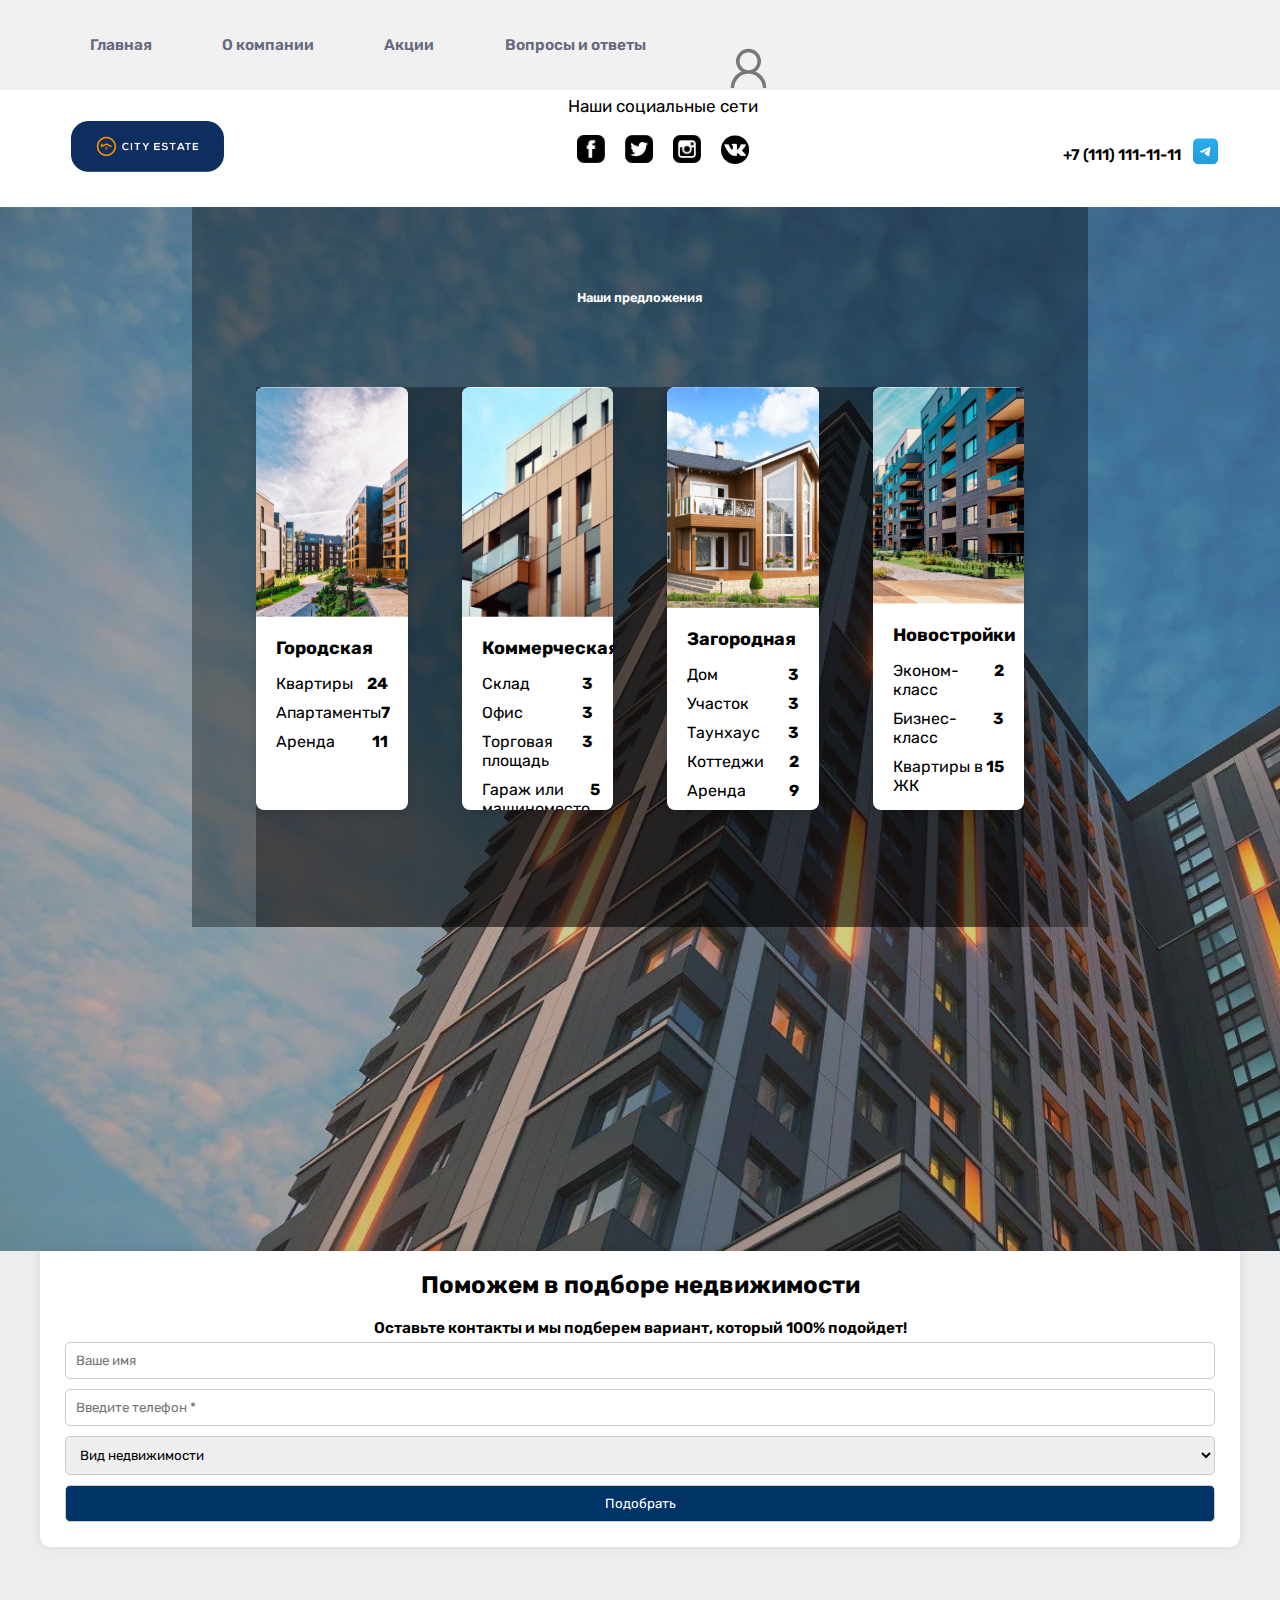
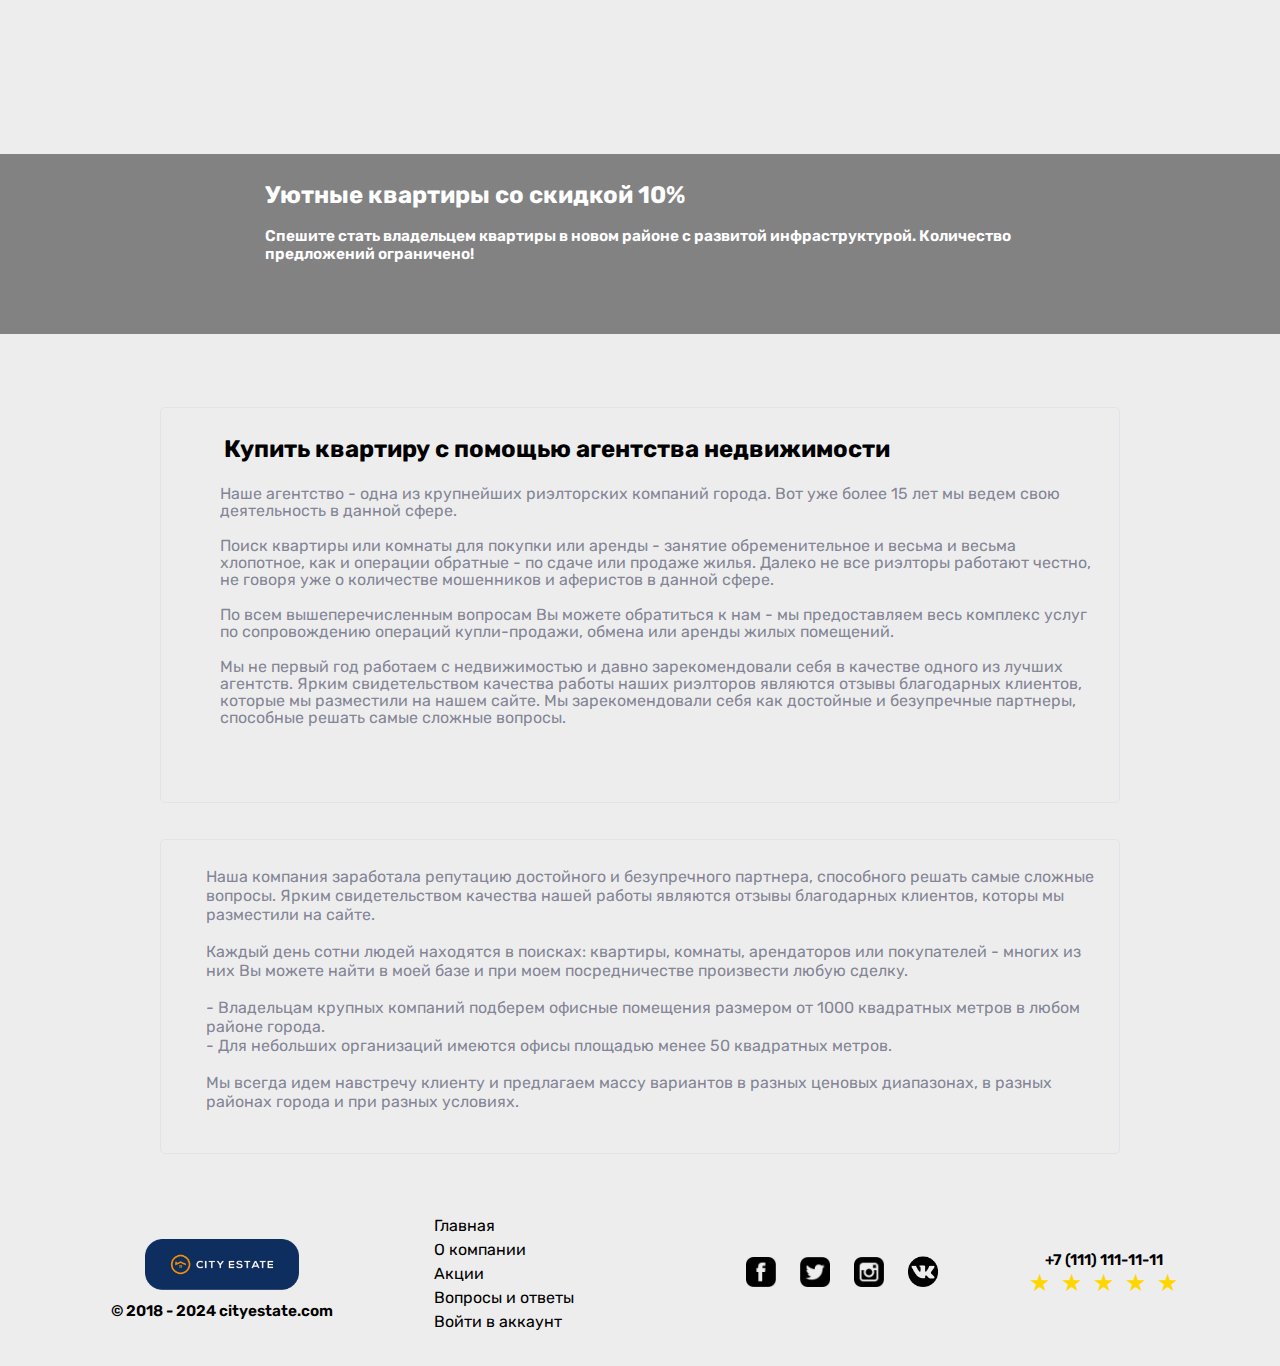
<file: index.html>
<!DOCTYPE html>
<html lang="en">
<head>
    <meta charset="UTF-8">
    <meta name="viewport" content="width=device-width, initial-scale=1.0">
    <title>City Estate</title>
    <link rel="stylesheet" href="style.css">
</head>
<body>
        <div class="header-center">
            <header>
             <div class="header-con">
                <div class="header1">
                    <a class="text-header1" href="/index.html">Главная</a>
                    <a class="text-header1" href="/o_kompanii.html">О компании</a>
                    <a class="text-header1" href="/akcii.html">Акции</a>
                    <a class="text-header1" href="/voprosi.html">Вопросы и ответы</a>
                    <div class="container">
                        <img src="/reg_png.png" alt="Click to login" class="clickable-image" id="loginImage">
                    </div>
                    <div id="loginModal" class="modal">
                        <div class="modal-content">
                            <span class="close">&times;</span>
                            <form action="#">
                                <h2>Вход в аккаунт</h2>
                                <p>Рады будем увидеть вас снова</p>
                                <label for="email">Email</label>
                                <input type="email" id="email" name="email" placeholder="Напишите свой email" required>
                                <label for="password">Пароль</label>
                                <input type="password" id="password" name="password" placeholder="Напишите свой пароль" required>
                                <button type="submit">Войти в аккаунт</button>
                                <p><a href="#">Новый пользователь?</a> | <a href="#">Создайте аккаунт</a></p>
                                <p><a href="#">Забыли пароль?</a></p>
                            </form>
                        </div>
                    </div>
                </div>
                 <div class="header2-con">
                <div class="header2">
                    <div class="logo">
                        <img class="img-logo" src="/logo.png" alt="">
                    </div>
                    <div class="social-con">
                        <div class="social">
                            <p class="text-social">Наши социальные сети</p>
                            <div class="social-icons1">
                                <a href="https://www.facebook.com/?locale=ru_RU"><img src="facebook.png" alt="Facebook"></a>
                                <a href="https://twitter.com/?lang=ru"><img src="tweet.png" alt="Twitter"></a>
                                <a href="https://www.instagram.com/"><img src="inst.png" alt="Instagram"></a>
                                <a href="https://vk.com/grxvvv"><img src="vk.png" alt="VK"></a>
                            </div>
                        </div>
                    </div>
                    <div class="number">
                        <p class="cifri">+7 (111) 111-11-11 <img class="tg" src="/fgs16_telegram-cl-bg 1.png" alt=""></p>
                    </div>
                </div>
            </div>
            </div>
        </div>
        </header>
        <section class="section1">
        
           
        <div class="con-offers">
            <div class="offers">
                <p class="text-offers">Наши предложения</p>
            </div>
        </div> 
        <div class="centre-back">
            <div class="cards-con">
            <div class="cards">
            <div class="card">
                <img src="/20.png.png" alt="Городская">
                <div class="content">
                    <h3>Городская</h3>
                    <ul>
                        <li>Квартиры <span>24</span></li>
                        <li>Апартаменты <span>7</span></li>
                        <li>Аренда <span>11</span></li>
                    </ul>
                </div>
            </div>
            <div class="card">
                <img src="/Container.png" alt="Коммерческая">
                <div class="content">
                    <h3>Коммерческая</h3>
                    <ul>
                        <li>Склад <span>3</span></li>
                        <li>Офис <span>3</span></li>
                        <li>Торговая площадь <span>3</span></li>
                        <li>Гараж или машиноместо <span>5</span></li>
                        <li>Аренда <span>8</span></li>
                    </ul>
                </div>
            </div>
            <div class="card">
                <img src="/zagorod.png" alt="Загородная">
                <div class="content">
                    <h3>Загородная</h3>
                    <ul>
                        <li>Дом <span>3</span></li>
                        <li>Участок <span>3</span></li>
                        <li>Таунхаус <span>3</span></li>
                        <li>Коттеджи <span>2</span></li>
                        <li>Аренда <span>9</span></li>
                    </ul>
                </div>
            </div>
            <div class="card">
                <img src="/Link.png" alt="Новостройки">
                <div class="content">
                    <h3>Новостройки</h3>
                    <ul>
                        <li>Эконом-класс <span>2</span></li>
                        <li>Бизнес-класс <span>3</span></li>
                        <li>Квартиры в ЖК <span>15</span></li>
                    </ul>
                </div>
            </div>
        </div>
        </div>
    </section>
    <section class="section2">
        <div class="block-to-center">
            <div class="form-container">
            <h2>Поможем в подборе недвижимости</h2>
            <p>Оставьте контакты и мы подберем вариант, который 100% подойдет!</p>
            <form id="contactForm">
                <input type="text" name="name" placeholder="Ваше имя" required>
                <input type="tel" name="phone" placeholder="Введите телефон *" required>
                <select name="propertyType" required>
                    <option value="">Вид недвижимости</option>
                    <option value="apartment">Квартира</option>
                    <option value="house">Дом</option>
                    <option value="office">Офис</option>
                </select>
                <button type="submit">Подобрать</button>
            </form>
            <div class="thank-you-message" id="thankYouMessage">Спасибо за обращение!</div>
        </div>
        </div>
        <div class="akcii">
            <div class="text-con">
            <h2 class="text-ak">Уютные квартиры со скидкой 10%</h2>
            <p class="text-ak">Спешите стать владельцем квартиры в новом районе с развитой инфраструктурой. Количество предложений ограничено!</p>
            </div>
        </div>
    </section>
    <section class="section3">
        <div class="con-c">
            <div class="text-conten">
            <div class="text">
                <h2 class="h2-s3">Купить квартиру с помощью агентства недвижимости</h2>
                <p class="text-s3">Наше агентство - одна из крупнейших риэлторских компаний города. Вот уже более 15 лет мы ведем свою деятельность в данной сфере.</p>
                <p class="text-s3">Поиск квартиры или комнаты для покупки или аренды - занятие обременительное и весьма и весьма хлопотное, как и операции обратные - по сдаче или продаже жилья. Далеко не все риэлторы работают честно, не говоря уже о количестве мошенников и аферистов в данной сфере.</p>
                <p class="text-s3">По всем вышеперечисленным вопросам Вы можете обратиться к нам - мы предоставляем весь комплекс услуг по сопровождению операций купли-продажи, обмена или аренды жилых помещений.</p>
                <p class="text-s3">Мы не первый год работаем с недвижимостью и давно зарекомендовали себя в качестве одного из лучших агентств. Ярким свидетельством качества работы наших риэлторов являются отзывы благодарных клиентов, которые мы разместили на нашем сайте. Мы зарекомендовали себя как достойные и безупречные партнеры, способные решать самые сложные вопросы.</p>
            </div>
        </div>
        </div>
        <div class="con-c1">
               <div class="text-conten2">
            <div class="text2">
                <p class="text-s32">Наша компания заработала репутацию достойного и безупречного партнера, способного решать самые сложные вопросы. Ярким свидетельством качества нашей работы являются отзывы благодарных клиентов, которы мы разместили на сайте.</p>
                <p class="text-s32">Каждый день сотни людей находятся в поисках: квартиры, комнаты, арендаторов или покупателей - многих из них Вы можете найти в моей базе и при моем посредничестве произвести любую сделку.</p>
                <p class="text-s32">- Владельцам крупных компаний подберем офисные помещения размером от 1000 квадратных метров в любом районе города. <br> - Для небольших организаций имеются офисы площадью менее 50 квадратных метров.</p>
                <p class="text-s32">Мы всегда идем навстречу клиенту и предлагаем массу вариантов в разных ценовых диапазонах, в разных районах города и при разных условиях.</p>

            </div>
        </div>
    </div>
    </section>
    <footer>
        <div class="footer-container">
            <div class="footer-left">
                <div class="fl">
                      <img class="logo2" src="logo.png" alt="City Estate Logo">
                </div>
                <p class="tf">&copy; 2018 - 2024 cityestate.com</p>
            </div>
            <div class="footer-middle">
                <ul>
                    <li><a href="#">Главная</a></li>
                    <li><a href="#">О компании</a></li>
                    <li><a href="#">Акции</a></li>
                    <li><a href="#">Вопросы и ответы</a></li>
                    <li><a href="#">Войти в аккаунт</a></li>
                </ul>
            </div>
            <div class="social-icons">
                <a href="https://www.facebook.com/?locale=ru_RU"><img src="facebook.png" alt="Facebook"></a>
                <a href="https://twitter.com/?lang=ru"><img src="tweet.png" alt="Twitter"></a>
                <a href="https://www.instagram.com/"><img src="inst.png" alt="Instagram"></a>
                <a href="https://vk.com/grxvvv"><img src="vk.png" alt="VK"></a>
            </div>
            <div class="footer-right">
                <div class="contact-info">
                    <p>+7 (111) 111-11-11</p>
                    <div class="rating">
                        <span class="star" data-value="1">&#9733;</span>
                        <span class="star" data-value="2">&#9733;</span>
                        <span class="star" data-value="3">&#9733;</span>
                        <span class="star" data-value="4">&#9733;</span>
                        <span class="star" data-value="5">&#9733;</span>
                        <p id="thank-you-message" style="display: none;">Спасибо за отзыв!</p>
                    </div>
                </div>
            </div>
        </div>
    </footer>

    <script src="js.js"></script>
</body>
</html>
</file>
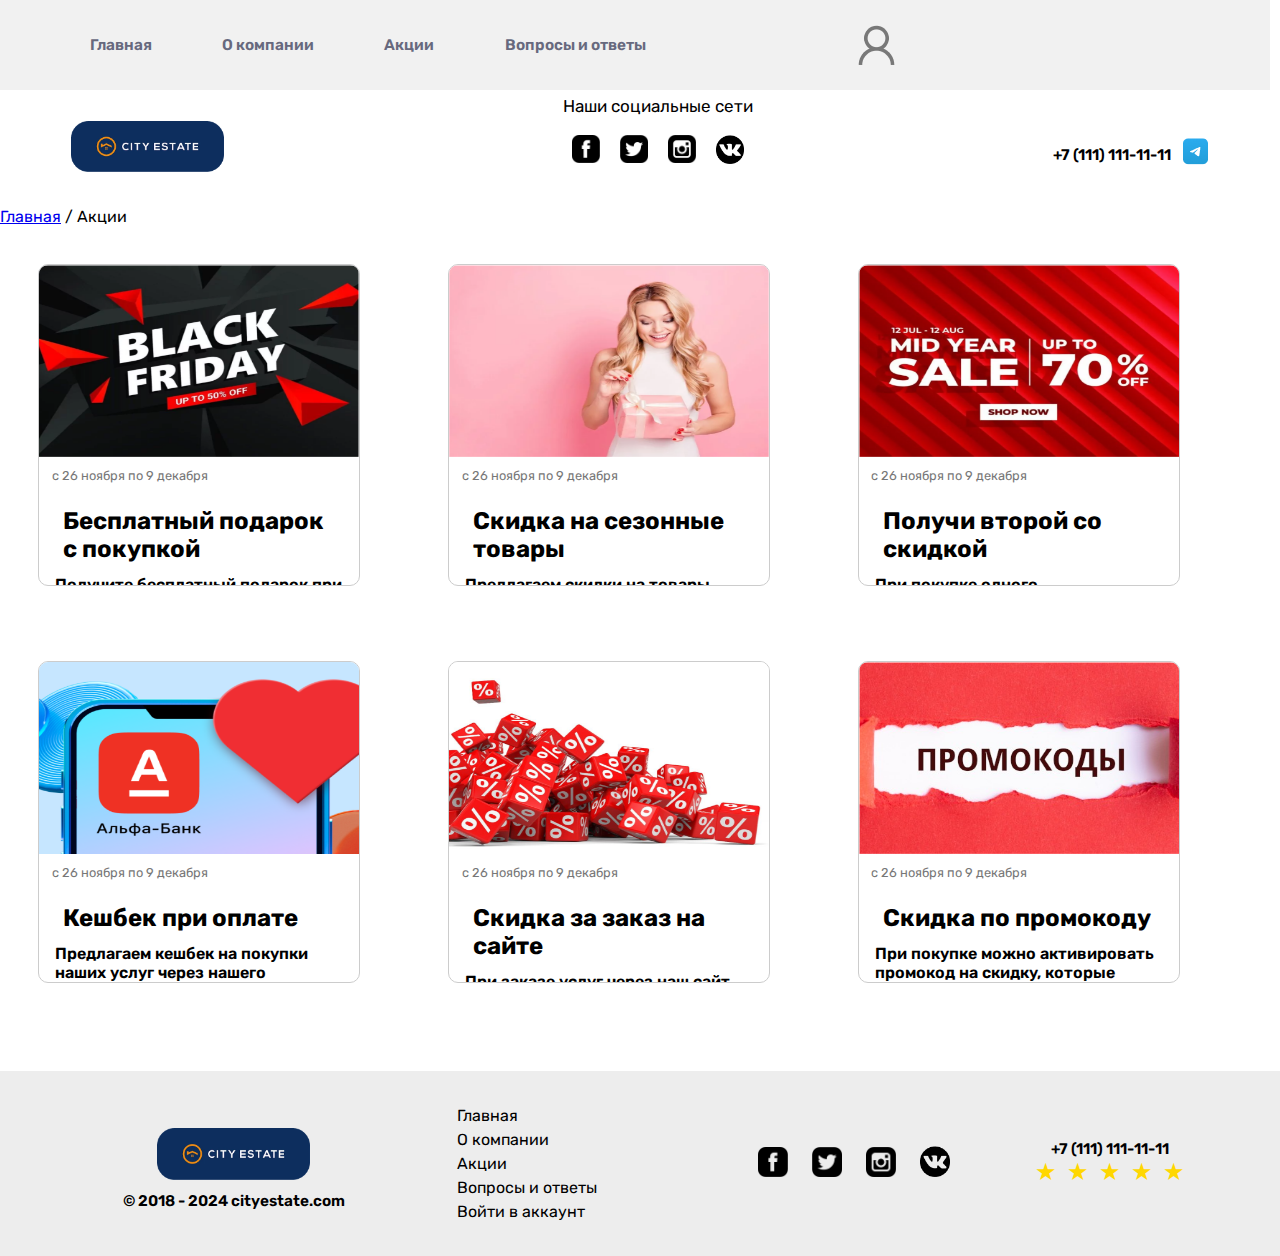
<file: akcii.html>
<!DOCTYPE html>
<html lang="en">
<head>
    <meta charset="UTF-8">
    <meta http-equiv="X-UA-Compatible" content="IE=edge">
    <meta name="viewport" content="width=device-width, initial-scale=1.0">
    <title>Document</title>
    <link rel="stylesheet" href="akcii.css">
</head>
<body>
    <div class="header-center">
        <header>
         <div class="header-con">
            <div class="header1">
                <a class="text-header1" href="/index.html">Главная</a>
                <a class="text-header1" href="/o_kompanii.html">О компании</a>
                <a class="text-header1" href="/akcii.html">Акции</a>
                <a class="text-header1" href="/voprosi.html">Вопросы и ответы</a>
                <img class="img-reg" src="/reg_png.png" alt="">
            </div>
             <div class="header2-con">
            <div class="header2">
                <div class="logo">
                    <img class="img-logo" src="/logo.png" alt="">
                </div>
                <div class="social-con">
                    <div class="social">
                        <p class="text-social">Наши социальные сети</p>
                        <div class="social-icons1">
                            <a href="https://www.facebook.com/?locale=ru_RU"><img src="facebook.png" alt="Facebook"></a>
                            <a href="https://twitter.com/?lang=ru"><img src="tweet.png" alt="Twitter"></a>
                            <a href="https://www.instagram.com/"><img src="inst.png" alt="Instagram"></a>
                            <a href="https://vk.com/grxvvv"><img src="vk.png" alt="VK"></a>
                        </div>
                    </div>
                </div>
                <div class="number">
                    <p class="cifri">+7 (111) 111-11-11 <img class="tg" src="/fgs16_telegram-cl-bg 1.png" alt=""></p>
                </div>
            </div>
        </div>
        </div>
    </div>
    <section>
        <a href="/index.html">Главная</a> / Акции
    <div class="container">
        <div class="item">
            <img src="/fgs16_action_1.jpg.png" alt="Black Friday">
            <span>с 26 ноября по 9 декабря</span>
            <h3>Бесплатный подарок с покупкой</h3>
            <p>Получите бесплатный подарок при покупке товара или при достижении определенной суммы заказа</p>
        </div>
        <div class="item">
            <img src="/fgs16_action_2.jpg.png" alt="Скидка на сезонные товары">
            <span>с 26 ноября по 9 декабря</span>
            <h3>Скидка на сезонные товары</h3>
            <p>Предлагаем скидки на товары, связанные с текущим сезоном, скидки на летние товары в летний период</p>
        </div>
        <div class="item">
            <img src="/fgs16_action_3.jpg.png" alt="Получи второй со скидкой">
            <span>с 26 ноября по 9 декабря</span>
            <h3>Получи второй со скидкой</h3>
            <p>При покупке одного определенного товара возможность приобрести второй товар со скидкой</p>
        </div>
        <div class="item">
            <img src="/snippet_1024x512 1.png" alt="Кешбек при оплате">
            <span>с 26 ноября по 9 декабря</span>
            <h3>Кешбек при оплате</h3>
            <p>Предлагаем кешбек на покупки наших услуг через нашего партнера</p>
        </div>
        <div class="item">
            <img src="/e394d60678cec1bc02e93315832b2c0d 1.png" alt="Скидка за заказ на сайте">
            <span>с 26 ноября по 9 декабря</span>
            <h3>Скидка за заказ на сайте</h3>
            <p>При заказе услуг через наш сайт вы получаете скидку</p>
        </div>
        <div class="item">
            <img src="/lalala.png" alt="Скидка по промокоду">
            <span>с 26 ноября по 9 декабря</span>
            <h3>Скидка по промокоду</h3>
            <p>При покупке можно активировать промокод на скидку, которые можно найти у наших спонсоров</p>
        </div>
    </div>
    </section>
    <footer>
        <div class="footer-container">
            <div class="footer-left">
                <div class="fl">
                      <img class="logo2" src="logo.png" alt="City Estate Logo">
                </div>
                <p class="tf">&copy; 2018 - 2024 cityestate.com</p>
            </div>
            <div class="footer-middle">
                <ul>
                    <li><a href="#">Главная</a></li>
                    <li><a href="#">О компании</a></li>
                    <li><a href="#">Акции</a></li>
                    <li><a href="#">Вопросы и ответы</a></li>
                    <li><a href="#">Войти в аккаунт</a></li>
                </ul>
            </div>
            <div class="social-icons">
                <a href="https://www.facebook.com/?locale=ru_RU"><img src="facebook.png" alt="Facebook"></a>
                <a href="https://twitter.com/?lang=ru"><img src="tweet.png" alt="Twitter"></a>
                <a href="https://www.instagram.com/"><img src="inst.png" alt="Instagram"></a>
                <a href="https://vk.com/grxvvv"><img src="vk.png" alt="VK"></a>
            </div>
            <div class="footer-right">
                <div class="contact-info">
                    <p>+7 (111) 111-11-11</p>
                    <div class="rating">
                        <div class="stars">
                            <span class="star" data-value="1">&#9733;</span>
                            <span class="star" data-value="2">&#9733;</span>
                            <span class="star" data-value="3">&#9733;</span>
                            <span class="star" data-value="4">&#9733;</span>
                            <span class="star" data-value="5">&#9733;</span>
                        </div>
                        <p id="thank-you-message">Спасибо за отзыв!</p>
                    </div>
                
                </div>
            </div>
        </div>
    </footer>
    <script src="/js1.js"></script>
</body>
</html>
</file>
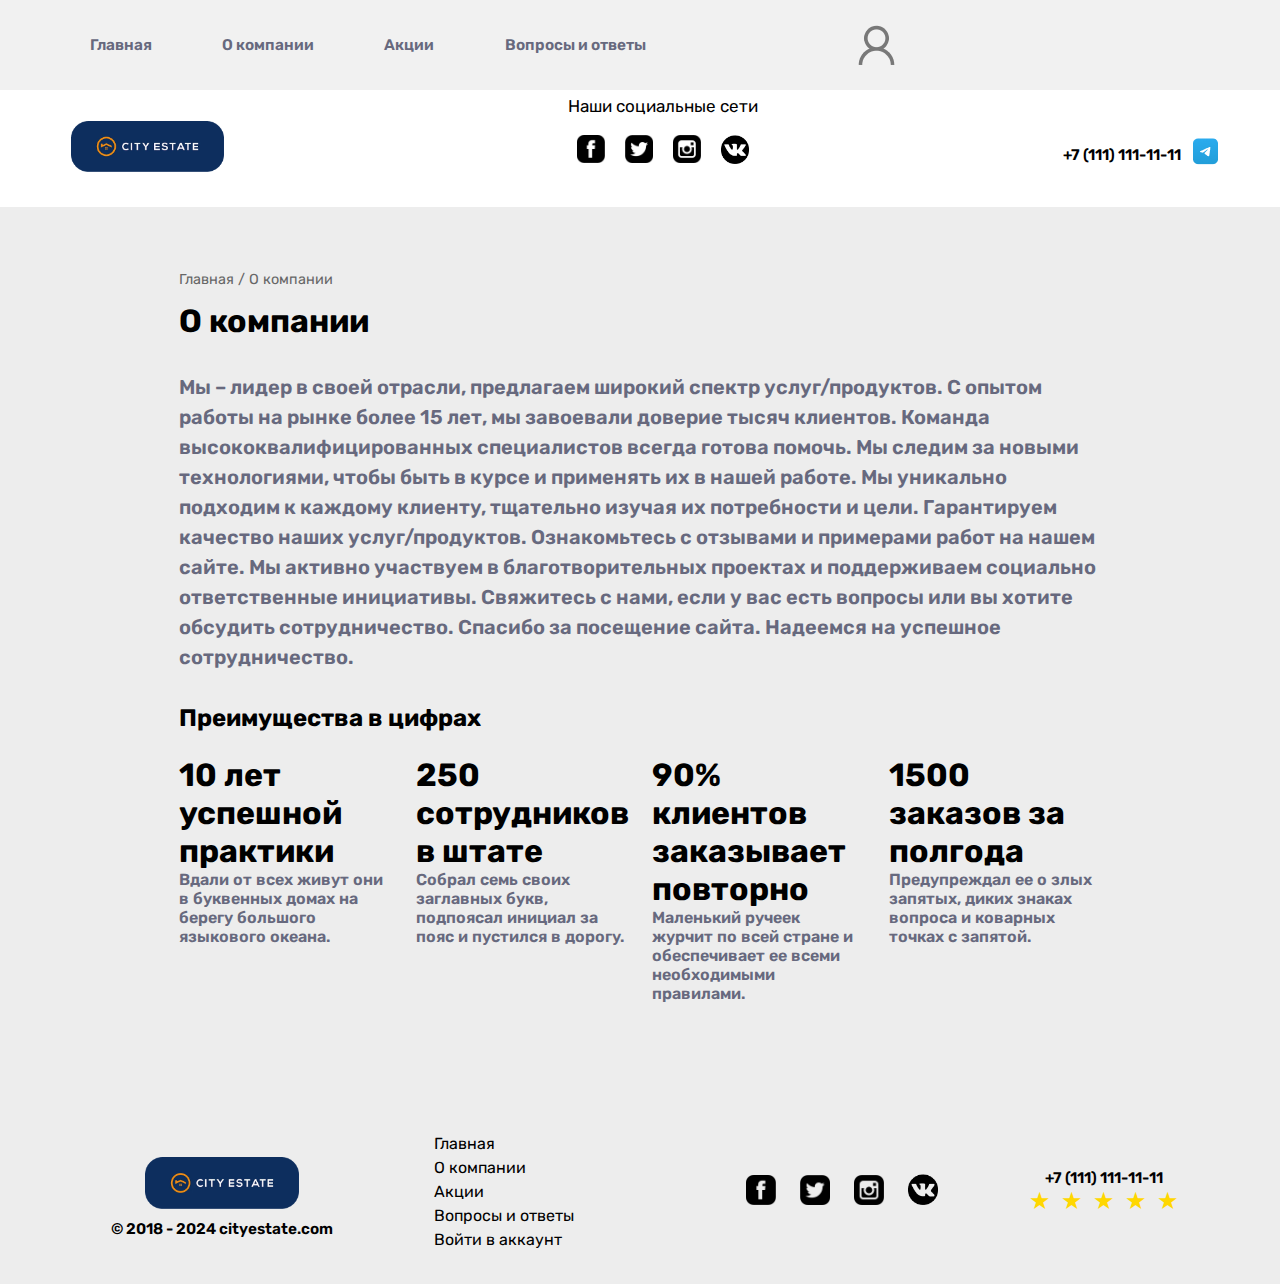
<file: o_kompanii.html>
<!DOCTYPE html>
<html lang="en">
<head>
    <meta charset="UTF-8">
    <meta http-equiv="X-UA-Compatible" content="IE=edge">
    <meta name="viewport" content="width=device-width, initial-scale=1.0">
    <title>Document</title>
    <link rel="stylesheet" href="style1.css">
</head>
<body>
    <header>
        <div class="header-con">
           <div class="header1">
               <a class="text-header1" href="/index.html">Главная</a>
               <a class="text-header1" href="/o_kompanii.html">О компании</a>
               <a class="text-header1" href="">Акции</a>
               <a class="text-header1" href="">Вопросы и ответы</a>
               <img class="img-reg" src="/reg_png.png" alt="">
           </div>
            <div class="header2-con">
           <div class="header2">
               <div class="logo">
                   <img class="img-logo" src="/logo.png" alt="">
               </div>
               <div class="social-con">
                   <div class="social">
                       <p class="text-social">Наши социальные сети</p>
                       <div class="social-icons1">
                           <a href="https://www.facebook.com/?locale=ru_RU"><img src="facebook.png" alt="Facebook"></a>
                           <a href="https://twitter.com/?lang=ru"><img src="tweet.png" alt="Twitter"></a>
                           <a href="https://www.instagram.com/"><img src="inst.png" alt="Instagram"></a>
                           <a href="https://vk.com/grxvvv"><img src="vk.png" alt="VK"></a>
                       </div>
                   </div>
               </div>
               <div class="number">
                   <p class="cifri">+7 (111) 111-11-11 <img class="tg" src="/fgs16_telegram-cl-bg 1.png" alt=""></p>
               </div>
           </div>
       </div>
       </div>
   </div>
   </header>
    <section class="main-section">
        <div class="breadcrumbs">
            <a href="/index.html">Главная</a> / О компании
        </div>
        <div class="section-title">О компании</div>
        <div class="content">
           <p class="t-okomp">Мы – лидер в своей отрасли, предлагаем широкий спектр услуг/продуктов. С опытом работы на рынке более 15 лет, мы завоевали доверие тысяч клиентов. Команда высококвалифицированных специалистов всегда готова помочь. Мы следим за новыми технологиями, чтобы быть в курсе и применять их в нашей работе. Мы уникально подходим к каждому клиенту, тщательно изучая их потребности и цели. Гарантируем качество наших услуг/продуктов. Ознакомьтесь с отзывами и примерами работ на нашем сайте. Мы активно участвуем в благотворительных проектах и поддерживаем социально ответственные инициативы. Свяжитесь с нами, если у вас есть вопросы или вы хотите обсудить сотрудничество. Спасибо за посещение сайта. Надеемся на успешное сотрудничество.</p>
        </div>
        <div class="advantages-title">Преимущества в цифрах</div>
        <div class="advantages">
            <div class="advantage">
                <h3>10 лет</h3>
                <h1>успешной практики</h1>
                <p class="text-2">Вдали от всех живут они в буквенных домах на берегу большого языкового океана.</p>
            </div>
            <div class="advantage">
                <h3>250</h3>
                <h1>сотрудников в штате</h1>
                <p class="text-2">Cобрал семь своих заглавных букв, подпоясал инициал за пояс и пустился в дорогу.</p>
            </div>
            <div class="advantage">
                <h3>90%</h3>
                <h1>клиентов заказывает повторно</h1>
                <p class="text-2">Маленький ручеек журчит по всей стране и обеспечивает ее всеми необходимыми правилами.</p>
            </div>
            <div class="advantage">
                <h3>1500</h3>
                <h1>заказов за полгода</h1>
                <p class="text-2">Предупреждал ее о злых запятых, диких знаках вопроса и коварных точках с запятой.</p>
            </div>
        </div>
    </section>
    <footer>
        <div class="footer-container">
            <div class="footer-left">
                <div class="fl">
                      <img class="logo2" src="logo.png" alt="City Estate Logo">
                </div>
                <p class="tf">&copy; 2018 - 2024 cityestate.com</p>
            </div>
            <div class="footer-middle">
                <ul>
                    <li><a href="#">Главная</a></li>
                    <li><a href="#">О компании</a></li>
                    <li><a href="#">Акции</a></li>
                    <li><a href="#">Вопросы и ответы</a></li>
                    <li><a href="#">Войти в аккаунт</a></li>
                </ul>
            </div>
            <div class="social-icons">
                <a href="https://www.facebook.com/?locale=ru_RU"><img src="facebook.png" alt="Facebook"></a>
                <a href="https://twitter.com/?lang=ru"><img src="tweet.png" alt="Twitter"></a>
                <a href="https://www.instagram.com/"><img src="inst.png" alt="Instagram"></a>
                <a href="https://vk.com/grxvvv"><img src="vk.png" alt="VK"></a>
            </div>
            <div class="footer-right">
                <div class="contact-info">
                    <p>+7 (111) 111-11-11</p>
                    <div class="rating">
                        <div class="stars">
                            <span class="star" data-value="1">&#9733;</span>
                            <span class="star" data-value="2">&#9733;</span>
                            <span class="star" data-value="3">&#9733;</span>
                            <span class="star" data-value="4">&#9733;</span>
                            <span class="star" data-value="5">&#9733;</span>
                        </div>
                        <p id="thank-you-message">Спасибо за отзыв!</p>
                    </div>
                
                </div>
            </div>
        </div>
    </footer>
    <script src="js1.js"></script>
</body>
</html>
</file>
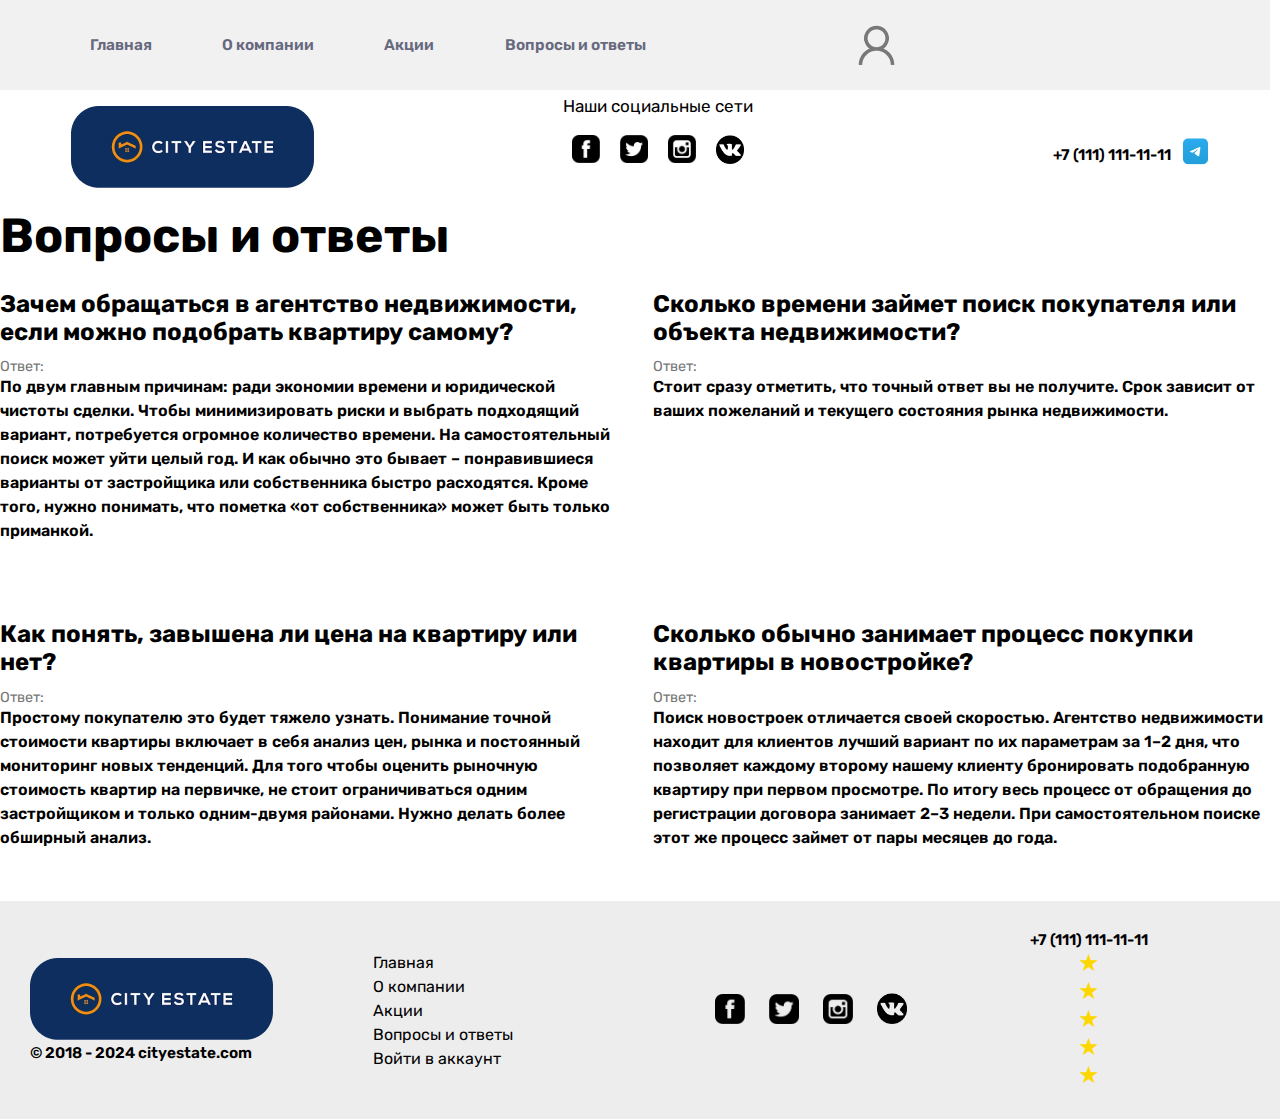
<file: voprosi.html>
<!DOCTYPE html>
<html lang="en">
<head>
    <meta charset="UTF-8">
    <meta http-equiv="X-UA-Compatible" content="IE=edge">
    <meta name="viewport" content="width=device-width, initial-scale=1.0">
    <title>Document</title>
    <link rel="stylesheet" href="voprosi.css">
</head>
<body>
    <div class="header-center">
        <header>
         <div class="header-con">
            <div class="header1">
                <a class="text-header1" href="/index.html">Главная</a>
                <a class="text-header1" href="/o_kompanii.html">О компании</a>
                <a class="text-header1" href="/akcii.html">Акции</a>
                <a class="text-header1" href="/voprosi.html">Вопросы и ответы</a>
                <img class="img-reg" src="/reg_png.png" alt="">
            </div>
             <div class="header2-con">
            <div class="header2">
                <div class="logo">
                    <img class="img-logo" src="/logo.png" alt="">
                </div>
                <div class="social-con">
                    <div class="social">
                        <p class="text-social">Наши социальные сети</p>
                        <div class="social-icons1">
                            <a href="https://www.facebook.com/?locale=ru_RU"><img src="facebook.png" alt="Facebook"></a>
                            <a href="https://twitter.com/?lang=ru"><img src="tweet.png" alt="Twitter"></a>
                            <a href="https://www.instagram.com/"><img src="inst.png" alt="Instagram"></a>
                            <a href="https://vk.com/grxvvv"><img src="vk.png" alt="VK"></a>
                        </div>
                    </div>
                </div>
                <div class="number">
                    <p class="cifri">+7 (111) 111-11-11 <img class="tg" src="/fgs16_telegram-cl-bg 1.png" alt=""></p>
                </div>
            </div>
        </div>
        </div>
    </div>
    <section>
        <h1>Вопросы и ответы</h1>
    <div class="qa-section">
        <div class="qa-item">
            <h2>Зачем обращаться в агентство недвижимости, если можно подобрать квартиру самому?</h2>
            <span>Ответ:</span>
            <p>По двум главным причинам: ради экономии времени и юридической чистоты сделки. Чтобы минимизировать риски и выбрать подходящий вариант, потребуется огромное количество времени. На самостоятельный поиск может уйти целый год. И как обычно это бывает – понравившиеся варианты от застройщика или собственника быстро расходятся. Кроме того, нужно понимать, что пометка «от собственника» может быть только приманкой.</p>
        </div>
        <div class="qa-item">
            <h2>Сколько времени займет поиск покупателя или объекта недвижимости?</h2>
            <span>Ответ:</span>
            <p>Стоит сразу отметить, что точный ответ вы не получите. Срок зависит от ваших пожеланий и текущего состояния рынка недвижимости.</p>
        </div>
        <div class="qa-item">
            <h2>Как понять, завышена ли цена на квартиру или нет?</h2>
            <span>Ответ:</span>
            <p>Простому покупателю это будет тяжело узнать. Понимание точной стоимости квартиры включает в себя анализ цен, рынка и постоянный мониторинг новых тенденций. Для того чтобы оценить рыночную стоимость квартир на первичке, не стоит ограничиваться одним застройщиком и только одним-двумя районами. Нужно делать более обширный анализ.</p>
        </div>
        <div class="qa-item">
            <h2>Сколько обычно занимает процесс покупки квартиры в новостройке?</h2>
            <span>Ответ:</span>
            <p>Поиск новостроек отличается своей скоростью. Агентство недвижимости находит для клиентов лучший вариант по их параметрам за 1–2 дня, что позволяет каждому второму нашему клиенту бронировать подобранную квартиру при первом просмотре. По итогу весь процесс от обращения до регистрации договора занимает 2–3 недели. При самостоятельном поиске этот же процесс займет от пары месяцев до года.</p>
        </div>
    </div>
    </section>
    <footer>
        <div class="footer-container">
            <div class="footer-left">
                <div class="fl">
                      <img class="logo2" src="logo.png" alt="City Estate Logo">
                </div>
                <p class="tf">&copy; 2018 - 2024 cityestate.com</p>
            </div>
            <div class="footer-middle">
                <ul>
                    <li><a href="#">Главная</a></li>
                    <li><a href="#">О компании</a></li>
                    <li><a href="#">Акции</a></li>
                    <li><a href="#">Вопросы и ответы</a></li>
                    <li><a href="#">Войти в аккаунт</a></li>
                </ul>
            </div>
            <div class="social-icons">
                <a href="https://www.facebook.com/?locale=ru_RU"><img src="facebook.png" alt="Facebook"></a>
                <a href="https://twitter.com/?lang=ru"><img src="tweet.png" alt="Twitter"></a>
                <a href="https://www.instagram.com/"><img src="inst.png" alt="Instagram"></a>
                <a href="https://vk.com/grxvvv"><img src="vk.png" alt="VK"></a>
            </div>
            <div class="footer-right">
                <div class="contact-info">
                    <p>+7 (111) 111-11-11</p>
                    <div class="rating">
                        <span class="star" data-value="1">&#9733;</span>
                        <span class="star" data-value="2">&#9733;</span>
                        <span class="star" data-value="3">&#9733;</span>
                        <span class="star" data-value="4">&#9733;</span>
                        <span class="star" data-value="5">&#9733;</span>
                        <p id="thank-you-message" style="display: none;">Спасибо за отзыв!</p>
                    </div>
                </div>
            </div>
        </div>
    </footer>
    <script src="js1.js"></script>
</body>
</html>
</file>
<file: style.css>
@import url('https://fonts.googleapis.com/css2?family=Rubik:ital,wght@0,300..900;1,300..900&display=swap');

* {
    margin: 0;
    padding: 0;
    font-family: "Rubik";
    box-sizing: border-box;
}

header {
    width: 100%;
    height: 23vh;
}
.header-center{
    display: flex;
    justify-content: center;
}
.section1 {
    width: 100%;
    height: 116vh;
    background-image: url(/background1.png);
    background-repeat: no-repeat;
}
.header1 {
    width: 100%;
    height: 10vh;
    background-color: #f1f1f1;
    display: flex;
    align-items: center;
    gap: 5.5vw;
    padding: 0 2%;
}

.header2 {
    width: 100%;
    height: 13vh;
    background-color: #ffffff;
    display: flex;
    align-items: center;
    justify-content: space-between;
    padding: 0 2%;
}

.text-header1 {
    text-decoration: none;
    color: #67697E;
    font-size: 1.2vw;
    font-weight: 600;
    line-height: 22px;
    word-wrap: break-word;
}

.text-header1:first-of-type {
    margin-left: 5vw;
}

.img-reg {
    position: relative;
    left: 30vh;
}

.social {
    width: 20vw;
    height: 12vh;
    display: block;
}
.social-icons1 img {
    width: 4vh;
    width: 2.2vw;
}
.social-icons1{
    gap: 2.2vh;
    display: flex;
    justify-content: center;
}
.container {
    text-align: center;
    margin-top: 50px;
}

.clickable-image {
    max-width: 100%;
    height: auto;
    cursor: pointer;
}

.modal {
    display: none;
    position: fixed;
    z-index: 1;
    left: 0;
    top: 0;
    width: 100%;
    height: 100%;
    overflow: auto;
    background-color: rgba(0, 0, 0, 0.5);
}

.modal-content {
    background-color: #fefefe;
    margin: 15% auto;
    padding: 20px;
    border: 1px solid #888;
    width: 80%;
    max-width: 400px;
    box-shadow: 0 5px 15px rgba(0, 0, 0, 0.3);
    border-radius: 10px;
}

.close {
    color: #aaa;
    float: right;
    font-size: 28px;
    font-weight: bold;
}

.close:hover,
.close:focus {
    color: black;
    text-decoration: none;
    cursor: pointer;
}

form {
    display: flex;
    flex-direction: column;
}

label {
    margin-top: 10px;
}

input[type="email"],
input[type="password"] {
    width: 100%;
    padding: 10px;
    margin: 5px 0;
    box-sizing: border-box;
}

button {
    background-color: #1c3faa;
    color: white;
    padding: 10px;
    margin-top: 10px;
    border: none;
    cursor: pointer;
    border-radius: 5px;
}

button:hover {
    background-color: #0a2e7a;
}

a {
    color: #1c3faa;
    text-decoration: none;
}

a:hover {
    text-decoration: underline;
}

.social-con {
    width: 20vw;
    height: 15vh;
    display: flex;
    justify-content: center;
    align-items: center;
}

.social-img {
    width: 4vh;
    height: 4vw;
}

p {
    text-decoration: none;
    color: black;
    font-size: 1.2vw;
    font-weight: 600;
    word-wrap: break-word;
}

.text-social {
    text-align: center;
    color: black;
    font-size: 17px;
    font-weight: 400;
    line-height: 22px;
    word-wrap: break-word;
    padding: 0vh 0vh 2vh 0vh;
}
.logo {
    width: 15vw;
    margin-left: 5vh;
}

.number {
    margin-right: 5vh;
}

.tg {
    position: relative;
    top: 0.6vh;
    left: 1vh;
}

@media (max-width: 1024px) {
    .header1, .header2 {
        flex-direction: column;
        height: auto;
        gap: 2vh;
    }

    .text-header1 {
        font-size: 1.5vw;
        margin-left: 0;
    }

    .img-reg {
        left: 0;
    }

    .social {
        flex-direction: column;
        align-items: center;
    }

    .social-img {
        width: 6vh;
        height: 6vh;
    }

    .social-media {
        width: 24vw;
        height: 6vw;
        top: 20px;
        right: 0;
    }

    .text-social {
        left: 0;
        font-size: 14px;
    }

    .logo, .number {
        margin-left: 2vh;
        margin-right: 2vh;
    }
}

@media (max-width: 768px) {
    .header1, .header2 {
        padding: 0 1%;
    }

    .text-header1 {
        font-size: 2vw;
    }

    .social-img {
        width: 8vh;
        height: 8vh;
    }

    .social-media {
        width: 30vw;
        height: 8vw;
    }

    .text-social {
        font-size: 12px;
    }

    .logo, .number {
        margin-left: 1vh;
        margin-right: 1vh;
    }
}
.con-offers {
    display: flex;
    justify-content: center;  
}

.offers {
    width: 70vw;
    height: 20vh;
    display: flex;
    background: rgba(0, 0, 0, 0.35);
    justify-content: center;
    align-items: center;  
}
.text-offers{
    font-size: .8em;
    color:white;
}
.centre-back{
    display: flex;
    justify-content: center;

}
.cards-con {
    display: flex;
    justify-content: center;
    background: rgba(0, 0, 0, 0.35);
    height: 60vh;
    width: 70vw;
}

.cards {
    width: 60vw;
    height: 60vh;
    background: rgba(0, 0, 0, 0.35);    
    display: flex;
    justify-content: center;
    gap: 6vh;
}

.card {
    /* margin-top: 4vh; */
    background-color: white;
    border-radius: 8px;
    box-shadow: 0 4px 8px rgba(0, 0, 0, 0.1);
    overflow: hidden;
    display: flex;
    flex-direction: column;
    width: 300px;
    height: 47vh;
}

.card img {
    width: 100%;
    height: 230px;
}

.content {
    padding: 20px;
}

.content h3 {
    margin-bottom: 15px;
    font-size: 18px;
}

.content ul {
    list-style: none;
}

.content ul li {
    display: flex;
    justify-content: space-between;
    margin-bottom: 10px;
    font-size: 16px;
}

.content ul li span {
    font-weight: bold;
}
.section2{
    background-color: #EDEDED;
    width: 100%;
    height: 80vh;
}
.form-container {
    background-color: #fff;
    padding: 20px;
    border-radius: 0px 0px 10px 10px;
    box-shadow: 0 0 10px rgba(0, 0, 0, 0.1);
    text-align: center;
    max-width: 1200px;
    width: 100%;
}
.form-container h2 {
    margin-bottom: 20px;
    font-size: 24px;
}
.form-container form {
    display: flex;
    justify-content: space-between;
    flex-wrap: wrap;
}
.form-container input,
.form-container select,
.form-container button {
    padding: 10px;
    margin: 5px;
    border: 1px solid #ccc;
    border-radius: 5px;
    flex: 1 1 45%;
}
.form-container button {
    background-color: #003366;
    color: white;
    cursor: pointer;
    flex: 1 1 100%;
}
.form-container button:hover {
    background-color: #002244;
}
.thank-you-message {
    display: none;
    font-size: 18px;
    color: #28a745;
    margin-top: 20px;
}
.block-to-center{
    display: flex;
    justify-content: center;
}
.akcii{
    width: 100%;
    height: 20vh;
    background-color: #828283;
    display: flex;
    justify-content: center;
    align-items: center;
    margin-top: 23vh;
}
.text-ak{
    color: white;
    padding: 1vh;
}
.text-con{
    width: 60%;
    height: 16vh;
}
.section3{
    width: 100%;
    height: 90vh;
    background-color: #EDEDED;
}
.text-conten{
    width: 75%;
    height: 44vh;
    border-radius: 5px;
    border: 1px rgba(210, 211, 224, 0.40) solid;
    margin-top: 4vh;
}
.text{
    padding: 1.5vh;
    margin-left: 4vh;
}
.text-s3{
    padding: 1vh;
    color: rgba(103, 105, 126, 0.80);
    font-size: 1em; 
    font-weight: 400; 
    line-height: 17px;
    word-wrap: break-word; 
}
.h2-s3{
    padding: 1.5%;
}
.text-conten2{
    width: 75%;
    height: 35vh;
    border-radius: 5px;
    border: 1px rgba(210, 211, 224, 0.40) solid;
    margin-top: 4vh;
}
.con-c{
    display: flex;
    justify-content: center;
}
.con-c1{
    display: flex;
    justify-content: center;
}
.text-s32{
    padding: 1vh;
    color: rgba(103, 105, 126, 0.80);
    font-size: 1em; 
    font-weight: 400; 
    line-height: 17 px; 
    word-wrap: break-word;
    margin-left: 4vh;
}
.text-s32:first-of-type{
    margin-top: 2vh;
}
footer {
    background-color: #EDEDED;
    padding: 20px;
    
}
.footer-container {
    display: flex;
    flex-wrap: wrap;
    justify-content: space-between;
    align-items: center;
}

.footer-left,
.footer-middle,
.footer-right {
    display: flex;
    flex-direction: column;
    flex: 1;
    justify-content: center;
    margin: 10px;
}
.footer-middle ul {
    list-style: none;
    padding: 0;
}

.footer-middle ul li {
    margin: 5px 0;
}

.footer-middle ul li a {
    text-decoration: none;
    color: #000;
}

.social-icons a img {
    width: 30px;
    margin: 0 10px;
}

.contact-info {
    text-align: center;
}

.rating {
    display: flex;
    justify-content: center;
    align-items: center;
}

.star {
    font-size: 24px;
    cursor: pointer;
    color: gold;
    margin: 0 5px;
}

.star:hover,
.star.hover {
    color: red;
}

#thank-you-message {
    margin-top: 10px;
    color: green;
    font-weight: bold;
}

@media (max-width: 768px) {
    .footer-container {
        flex-direction: column;
        align-items: flex-start;
    }

    .footer-left,
    .footer-middle,
    .footer-right {
        margin: 10px 0;
    }
}
.tf{
    display: flex;
    justify-content: center;
}
.logo2{
    justify-content: center;
    width: 12vw;
}
.img-logo{
    width: 12vw;
}
.fl{
    width: 30vw;
    display: flex;
    justify-content: center;
    padding: 1.3vh;
}
@media (max-width: 1024px) {
    header {
        width: 100vw;
        height: auto;
    }

    .header1, .header2 {
        width: 100%;
        padding: 0 5%;
    }

    .text-header1 {
        font-size: 3vw;
    }

    .social-img {
        width: 10vh;
        height: 10vh;
    }

    .section1{
        background-image: url(/background1.png);
    }
    .text-social {
        font-size: 10px;
    }

    .logo, .number {
        margin: 0.5vh;
    }

    .cards {
        flex-direction: column;
        align-items: center;
        height: auto;
        width: 35vw;
        border-radius: 8px;
    }

    .card {
        width: 75%;
        height: 23vh;
    }

    .card img {
        height: 35%;
    }

    .content {
        padding: 10px;
    }

    .content h3 {
        font-size: 12px;
    }

    .content ul li {
        font-size: 10px;
    }
    .footer-container{
        align-items:center;
        justify-content: center;
    }
    .logo2{
        width: 20vw;
    }
    .tg{
        width: 5vw;
    }
    .text-con{
        width: 100%;
    }
   .text-header1:first-of-type {
    margin-left: 0vw;
    }
    .cards-con{
        width: 100%;
        display: flex;
        flex-wrap: wrap;
        height: 106vh;
        border-radius: 8px;
    }
    .centre-back{
        display: flex;
        flex-wrap: wrap;
    }
    .text{
    margin-left: 0vh
    }
    .text-s32{
        margin-left: 0vh;
    }
    .logo{
        width: 10vh;
    }
    .img-logo{
        width: 20vw;
    }
    .social-icons1 img{
        width: 5vw;
    }
    .cifri , .text-social{
        font-size: 0.9em;
    }
    li{
        font-size: 0.9em;
    }
    footer p {
        font-size: 0.9em;
    }
    .akcii{
        margin-top: 15vh; 
        height: 16vh;
    }
    .text-s3{
        line-height: 11px;
    }
    .fl , .logo{
        width: 100%;
        display: flex;
        justify-content: center;
    }
    .offers{
        width: 100%;
        height: 10vh;
    }
    p{
        font-size: 0.6em;
    }
    .text-s3 , .text-s32{
        font-size: 0.5em;
        padding: 5px;
    }
    .h2-s3{
        font-size: 0.6em;
    }
    .text-s3 , .text-s32{
        font-size: .9em;
        line-height: 19px;
    }
    .h2-s3{
        font-size: 1.2em;
    }
    .text-header1{
        font-size: 1.2em;
    }
    .tg{
        width: 2vw;
    }
    .cards{
        width: 30vw;
    }
}
@media (max-width: 768px) {
    header {
        width: 100vw;
        height: auto;
    }

    .header1, .header2 {
        width: 100%;
        padding: 0 5%;
    }

    .text-header1 {
        font-size: 3vw;
    }

    .social-img {
        width: 10vh;
        height: 10vh;
    }

    .section1{
        background-image: url(/background1.png);
    }
    .text-social {
        font-size: 10px;
    }

    .logo, .number {
        margin: 0.5vh;
    }

    .cards {
        flex-direction: column;
        align-items: center;
        width: 50vw;
        border-radius: 8px;
    }

    .card {
        width: 25vw;
        height: 23vh;
    }

    .card img {
        height: 35%;
    }

    .content {
        padding: 10px;
    }

    .content h3 {
        font-size: 12px;
    }

    .content ul li {
        font-size: 10px;
    }
    .footer-container{
        align-items:center;
        justify-content: center;
    }
    .logo2{
        width: 20vw;
    }
    .tg{
        width: 5vw;
    }
    .text-con{
        width: 100%;
    }
   .text-header1:first-of-type {
    margin-left: 0vw;
    }
    .cards-con{
        width: 100%;
        display: flex;
        flex-wrap: wrap;
        height: 106vh;
    }
    .centre-back{
        display: flex;
        flex-wrap: wrap;
    }
    .text{
    margin-left: 0vh
    }
    .text-s32{
        margin-left: 0vh;
    }
    .logo{
        width: 10vh;
    }
    .img-logo{
        width: 20vw;
    }
    .social-icons1 img{
        width: 5vw;
    }
    .cifri , .text-social{
        font-size: 0.9em;
    }
    li{
        font-size: 0.9em;
    }
    footer p {
        font-size: 0.9em;
    }
    .akcii{
        margin-top: 15vh; 
        height: 16vh;
    }
    .text-s3{
        line-height: 18px;
    }
    .fl , .logo{
        width: 100%;
        display: flex;
        justify-content: center;
    }
    .offers{
        width: 100%;
        height: 10vh;
    }
    p{
        font-size: 0.6em;
    }

    .h2-s3{
        font-size: 1.2em;
    }
}
@media (max-width: 480px) {
    header {
        width: 100vw;
        height: auto;
    }

    .header1, .header2 {
        width: 100%;
        padding: 0 5%;
    }

    .text-header1 {
        font-size: 3vw;
    }

    .social-img {
        width: 10vh;
        height: 10vh;
    }

    .section1{
        background-image: url(/background1.png);
    }
    .text-social {
        font-size: 10px;
    }

    .logo, .number {
        margin: 0.5vh;
    }

    .cards {
        flex-direction: column;
        align-items: center;
        height: auto;
        width: 150vw;
        border-radius: 8px;
    }

    .card {
        width: 40vw;
        height: 22vh;
    }

    .card img {
        height: 35%;
    }

    .content {
        padding: 10px;
    }

    .content h3 {
        font-size: 12px;
    }

    .content ul li {
        font-size: 10px;
    }
    .footer-container{
        align-items:center;
        justify-content: center;
    }
    .logo2{
        width: 20vw;
    }
    .tg{
        width: 5vw;
    }
    .text-con{
        width: 100%;
    }
   .text-header1:first-of-type {
    margin-left: 0vw;
    }
    .cards-con{
        width: 100%;
        display: flex;
        flex-wrap: wrap;
        height: 106vh;
    }
    .centre-back{
        display: flex;
        flex-wrap: wrap;
    }
    .text{
    margin-left: 0vh
    }
    .text-s32{
        font-size: 0.6em;
        margin-left: 0vh;
        line-height: 11px;
    }
    .logo{
        width: 10vh;
    }
    .img-logo{
        width: 20vw;
    }
    .social-icons1 img{
        width: 5vw;
    }
    .cifri , .text-social{
        font-size: 0.9em;
    }
    li{
        font-size: 0.9em;
    }
    footer p {
        font-size: 0.9em;
    }
    .akcii{
        margin-top: 15vh; 
        height: 16vh;
    }
    .text-s3{
        line-height: 11px;
        font-size: 0.6em;
    }
    .fl , .logo{
        width: 100%;
        display: flex;
        justify-content: center;
    }
    .offers{
        width: 100%;
        height: 10vh;
    }
    p{
        font-size: 0.6em;
    }
    .h2-s3{
        font-size: .8em;
    }
}
</file>
<file: akcii.css>
@import url('https://fonts.googleapis.com/css2?family=Rubik:ital,wght@0,300..900;1,300..900&display=swap');
*{
    margin: 0;
    padding: 0;
    font-family: "Rubik";
}

.container {
    display: grid;
    grid-template-columns: repeat(auto-fit, minmax(24vw, 1fr));
    gap: 2vw;
    padding: 3vw; 
    height: 60vw;
}

.item {
    border: 1px solid #ccc;
    border-radius: 10px;
    overflow: hidden;
    background-color: #fff;
    height: 25vw;
    width: 25vw;
}

.item img {
    width: 100%;
    height: 15vw;
}

.item h3 {
    font-size: 1.5em;
    margin: 1em 1em 0.5em 1em;
}

.item p {
    font-size: 1em;
    margin: 0.5em 1em 1em 1em;
}

.item span {
    display: block;
    font-size: 0.8em;
    margin: 0.5em 1em;
    color: #777;
}

@media (max-width: 768px) {
    .item h3 {
        font-size: 1.2em;
    }

    .item p {
        font-size: 0.9em;
    }

    .item span {
        font-size: 0.7em;
    }
}

@media (max-width: 480px) {
    .item h3 {
        font-size: 1em;
    }

    .item p {
        font-size: 0.8em;
    }

    .item span {
        font-size: 0.6em;
    }
}
header {
    width: 100%;
    height: 23vh;
}
.header-center{
    display: flex;
    justify-content: center;
}
.section1 {
    width: 100%;
    height: 116vh;
    background-image: url(/background1.png);
    background-repeat: no-repeat;
}
.header1 {
    width: 95.2vw;
    height: 10vh;
    background-color: #f1f1f1;
    display: flex;
    align-items: center;
    gap: 5.5vw;
    padding: 0 2%;
}

.header2 {
    width: 95.2vw;
    height: 13vh;
    background-color: #ffffff;
    display: flex;
    align-items: center;
    justify-content: space-between;
    padding: 0 2%;
}

.text-header1 {
    text-decoration: none;
    color: #67697E;
    font-size: 1.2vw;
    font-weight: 600;
    line-height: 22px;
    word-wrap: break-word;
}

.text-header1:first-of-type {
    margin-left: 5vw;
}

.img-reg {
    margin-left: 10vw;
}

.social {
    width: 20vw;
    height: 12vh;
    display: block;
}
.social-icons1 img {
    width: 4vh;
    width: 2.2vw;
}
.social-icons1{
    gap: 2.2vh;
    display: flex;
    justify-content: center;
}

.social-con {
    width: 20vw;
    height: 15vh;
    display: flex;
    justify-content: center;
    align-items: center;
}

.social-img {
    width: 4vh;
    height: 4vw;
}

p {
    text-decoration: none;
    color: black;
    font-size: 1.2vw;
    font-weight: 600;
    word-wrap: break-word;
}

.text-social {
    text-align: center;
    color: black;
    font-size: 17px;
    font-weight: 400;
    line-height: 22px;
    word-wrap: break-word;
    padding: 0vh 0vh 2vh 0vh;
}
.logo {
    width: 15vw;
    margin-left: 5vh;
}

.number {
    margin-right: 5vh;
}

.tg {
    position: relative;
    top: 0.6vh;
    left: 1vh;
}
footer {
    background-color: #EDEDED;
    padding: 20px;
    
}
.footer-container {
    display: flex;
    flex-wrap: wrap;
    justify-content: space-between;
    align-items: center;
}

.footer-left,
.footer-middle,
.footer-right {
    display: flex;
    flex-direction: column;
    flex: 1;
    justify-content: center;
    margin: 10px;
}
.footer-middle ul {
    list-style: none;
    padding: 0;
}

.footer-middle ul li {
    margin: 5px 0;
}

.footer-middle ul li a {
    text-decoration: none;
    color: #000;
}

.social-icons a img {
    width: 30px;
    margin: 0 10px;
}

.contact-info {
    text-align: center;
}

.rating {
    display: flex;
    justify-content: center;
    align-items: center;
    flex-direction: column;
}

.stars {
    display: flex;
}

.star {
    font-size: 24px;
    cursor: pointer;
    color: gold;
    margin: 0 5px;
}

.star:hover,
.star.hover {
    color: red;
}

#thank-you-message {
    margin-top: 10px;
    color: green;
    font-weight: bold;
    display: none;
}

@media (max-width: 768px) {
    .footer-container {
        flex-direction: column;
        align-items: flex-start;
    }

    .footer-left,
    .footer-middle,
    .footer-right {
        margin: 10px 0;
    }
}
.tf{
    display: flex;
    justify-content: center;
}
.logo2{
    justify-content: center;
    width: 12vw;
}
.img-logo{
    width: 12vw;
}
.fl{
    width: 30vw;
    display: flex;
    justify-content: center;
    padding: 1.3vh;
}
@media (max-width: 1024px) {
    header {
        width: 100vw;
        height: auto;
    }

    .header1, .header2 {
        width: 100%;
        padding: 0 5%;
    }

    .text-header1 {
        font-size: 3vw;
    }

    .social-img {
        width: 10vh;
        height: 10vh;
    }

    .section1{
        background-image: url(/background1.png);
    }
    .text-social {
        font-size: 10px;
    }

    .logo, .number {
        margin: 0.5vh;
    }

    .cards {
        flex-direction: column;
        align-items: center;
        height: auto;
        width: 35vw;
        border-radius: 8px;
    }

    .card {
        width: 75%;
        height: 23vh;
    }

    .card img {
        height: 35%;
    }

    .content {
        padding: 10px;
    }

    .content h3 {
        font-size: 12px;
    }

    .content ul li {
        font-size: 10px;
    }
    .footer-container{
        align-items:center;
        justify-content: center;
    }
    .logo2{
        width: 20vw;
    }
    .tg{
        width: 5vw;
    }
    .text-con{
        width: 100%;
    }
   .text-header1:first-of-type {
    margin-left: 0vw;
    }
    .cards-con{
        width: 100%;
        display: flex;
        flex-wrap: wrap;
        height: 106vh;
        border-radius: 8px;
    }
    .centre-back{
        display: flex;
        flex-wrap: wrap;
    }
    .text{
    margin-left: 0vh
    }
    .text-s32{
        margin-left: 0vh;
    }
    .logo{
        width: 10vh;
    }
    .img-logo{
        width: 20vw;
    }
    .social-icons1 img{
        width: 5vw;
    }
    .cifri , .text-social{
        font-size: 0.9em;
    }
    li{
        font-size: 0.9em;
    }
    footer p {
        font-size: 0.9em;
    }
    .akcii{
        margin-top: 15vh; 
        height: 16vh;
    }
    .text-s3{
        line-height: 11px;
    }
    .fl , .logo{
        width: 100%;
        display: flex;
        justify-content: center;
    }
    .offers{
        width: 100%;
        height: 10vh;
    }
    p{
        font-size: 0.6em;
    }
    .text-s3 , .text-s32{
        font-size: 0.5em;
        padding: 5px;
    }
    .h2-s3{
        font-size: 0.6em;
    }
    .text-s3 , .text-s32{
        font-size: .9em;
        line-height: 19px;
    }
    .h2-s3{
        font-size: 1.2em;
    }
    .text-header1{
        font-size: 1.2em;
    }
    .tg{
        width: 2vw;
    }
    .cards{
        width: 30vw;
    }
}
@media (max-width: 768px) {
    header {
        width: 100vw;
        height: auto;
    }

    .header1, .header2 {
        width: 100%;
        padding: 0 5%;
    }

    .text-header1 {
        font-size: 3vw;
    }

    .social-img {
        width: 10vh;
        height: 10vh;
    }

    .section1{
        background-image: url(/background1.png);
    }
    .text-social {
        font-size: 10px;
    }

    .logo, .number {
        margin: 0.5vh;
    }

    .cards {
        flex-direction: column;
        align-items: center;
        width: 50vw;
        border-radius: 8px;
    }

    .card {
        width: 25vw;
        height: 23vh;
    }

    .card img {
        height: 35%;
    }

    .content {
        padding: 10px;
    }

    .content h3 {
        font-size: 12px;
    }

    .content ul li {
        font-size: 10px;
    }
    .footer-container{
        align-items:center;
        justify-content: center;
    }
    .logo2{
        width: 20vw;
    }
    .tg{
        width: 5vw;
    }
    .text-con{
        width: 100%;
    }
   .text-header1:first-of-type {
    margin-left: 0vw;
    }
    .cards-con{
        width: 100%;
        display: flex;
        flex-wrap: wrap;
        height: 106vh;
    }
    .centre-back{
        display: flex;
        flex-wrap: wrap;
    }
    .text{
    margin-left: 0vh
    }
    .text-s32{
        margin-left: 0vh;
    }
    .logo{
        width: 10vh;
    }
    .img-logo{
        width: 20vw;
    }
    .social-icons1 img{
        width: 5vw;
    }
    .cifri , .text-social{
        font-size: 0.9em;
    }
    li{
        font-size: 0.9em;
    }
    footer p {
        font-size: 0.9em;
    }
    .akcii{
        margin-top: 15vh; 
        height: 16vh;
    }
    .text-s3{
        line-height: 18px;
    }
    .fl , .logo{
        width: 100%;
        display: flex;
        justify-content: center;
    }
    .offers{
        width: 100%;
        height: 10vh;
    }
    p{
        font-size: 0.6em;
    }

    .h2-s3{
        font-size: 1.2em;
    }
}
@media (max-width: 480px) {
    header {
        width: 100vw;
        height: auto;
    }

    .header1, .header2 {
        width: 100%;
        padding: 0 5%;
    }

    .text-header1 {
        font-size: 3vw;
    }

    .social-img {
        width: 10vh;
        height: 10vh;
    }

    .section1{
        background-image: url(/background1.png);
    }
    .text-social {
        font-size: 10px;
    }

    .logo, .number {
        margin: 0.5vh;
    }

    .cards {
        flex-direction: column;
        align-items: center;
        height: auto;
        width: 150vw;
        border-radius: 8px;
    }

    .card {
        width: 40vw;
        height: 22vh;
    }

    .card img {
        height: 35%;
    }

    .content {
        padding: 10px;
    }

    .content h3 {
        font-size: 12px;
    }

    .content ul li {
        font-size: 10px;
    }
    .footer-container{
        align-items:center;
        justify-content: center;
    }
    .logo2{
        width: 20vw;
    }
    .tg{
        width: 5vw;
    }
    .text-con{
        width: 100%;
    }
   .text-header1:first-of-type {
    margin-left: 0vw;
    }
    .cards-con{
        width: 100%;
        display: flex;
        flex-wrap: wrap;
        height: 106vh;
    }
    .centre-back{
        display: flex;
        flex-wrap: wrap;
    }
    .text{
    margin-left: 0vh
    }
    .text-s32{
        font-size: 0.6em;
        margin-left: 0vh;
        line-height: 11px;
    }
    .logo{
        width: 10vh;
    }
    .img-logo{
        width: 20vw;
    }
    .social-icons1 img{
        width: 5vw;
    }
    .cifri , .text-social{
        font-size: 0.9em;
    }
    li{
        font-size: 0.9em;
    }
    footer p {
        font-size: 0.9em;
    }
    .akcii{
        margin-top: 15vh; 
        height: 16vh;
    }
    .text-s3{
        line-height: 11px;
        font-size: 0.6em;
    }
    .fl , .logo{
        width: 100%;
        display: flex;
        justify-content: center;
    }
    .offers{
        width: 100%;
        height: 10vh;
    }
    p{
        font-size: 0.6em;
    }
    .h2-s3{
        font-size: .8em;
    }
}
</file>
<file: style1.css>
@import url('https://fonts.googleapis.com/css2?family=Rubik:ital,wght@0,300..900;1,300..900&display=swap');
* {
    margin: 0;
    padding: 0;
    box-sizing: border-box;
    font-family: "Rubik";
}

.main-section {
    background-color:#EDEDED;
    padding: 5vw 14vw;
}

.breadcrumbs {
    font-size: 0.9em;
    color: #666;
    margin-bottom: 1em;
}

.breadcrumbs a {
    text-decoration: none;
    color: #666;
}

.section-title {
    font-size: 2em;
    margin-bottom: 1em;
    font-weight: bold;
}

.content {
    font-size: 1em;
    line-height: 1.5;
    margin-bottom: 2em;
}

.advantages-title {
    font-size: 1.5em;
    margin-bottom: 1em;
    font-weight: bold;
}

.advantages {
    display: flex;
    justify-content: space-between;
    flex-wrap: wrap;
}

.advantage {
    width: 23%;
    margin-bottom: 2em;
}

.advantage h3 {
    font-size: 2em;
}
.t-okomp{
    font-size: 1.25em;
    color:#67697E;
    word-wrap: break-word;
}
.text-2{
    color:#67697E;
    font-size: 1em;
    word-wrap: break-word;
}

header {
    width: 100%;
    height: 23vh;
}
.header-center{
    display: flex;
    justify-content: center;
}
.section1 {
    width: 100%;
    height: 116vh;
    background-image: url(/background1.png);
    background-repeat: no-repeat;
}
.header1 {
    width: 100%;
    height: 10vh;
    background-color: #f1f1f1;
    display: flex;
    align-items: center;
    gap: 5.5vw;
    padding: 0 2%;
}

.header2 {
    width: 100%;
    height: 13vh;
    background-color: #ffffff;
    display: flex;
    align-items: center;
    justify-content: space-between;
    padding: 0 2%;
}

.text-header1 {
    text-decoration: none;
    color: #67697E;
    font-size: 1.2vw;
    font-weight: 600;
    line-height: 22px;
    word-wrap: break-word;
}

.text-header1:first-of-type {
    margin-left: 5vw;
}

.img-reg {
    margin-left: 10vw;
}

.social {
    width: 20vw;
    height: 12vh;
    display: block;
}
.social-icons1 img {
    width: 4vh;
    width: 2.2vw;
}
.social-icons1{
    gap: 2.2vh;
    display: flex;
    justify-content: center;
}

.social-con {
    width: 20vw;
    height: 15vh;
    display: flex;
    justify-content: center;
    align-items: center;
}

.social-img {
    width: 4vh;
    height: 4vw;
}

p {
    text-decoration: none;
    color: black;
    font-size: 1.2vw;
    font-weight: 600;
    word-wrap: break-word;
}

.text-social {
    text-align: center;
    color: black;
    font-size: 17px;
    font-weight: 400;
    line-height: 22px;
    word-wrap: break-word;
    padding: 0vh 0vh 2vh 0vh;
}
.logo {
    width: 15vw;
    margin-left: 5vh;
}

.number {
    margin-right: 5vh;
}

.tg {
    position: relative;
    top: 0.6vh;
    left: 1vh;
}



@media (max-width: 1024px) {
    .advantage {
        width: 45%;
    }
}

@media (max-width: 768px) {
    .advantage {
        width: 90%;
    }
}
footer {
    background-color: #EDEDED;
    padding: 20px;
    
}
.footer-container {
    display: flex;
    flex-wrap: wrap;
    justify-content: space-between;
    align-items: center;
}

.footer-left,
.footer-middle,
.footer-right {
    display: flex;
    flex-direction: column;
    flex: 1;
    justify-content: center;
    margin: 10px;
}
.footer-middle ul {
    list-style: none;
    padding: 0;
}

.footer-middle ul li {
    margin: 5px 0;
}

.footer-middle ul li a {
    text-decoration: none;
    color: #000;
}

.social-icons a img {
    width: 30px;
    margin: 0 10px;
}

.contact-info {
    text-align: center;
}

.rating {
    display: flex;
    justify-content: center;
    align-items: center;
    flex-direction: column;
}

.stars {
    display: flex;
}

.star {
    font-size: 24px;
    cursor: pointer;
    color: gold;
    margin: 0 5px;
}

.star:hover,
.star.hover {
    color: red;
}

#thank-you-message {
    margin-top: 10px;
    color: green;
    font-weight: bold;
    display: none;
}

@media (max-width: 768px) {
    .footer-container {
        flex-direction: column;
        align-items: flex-start;
    }

    .footer-left,
    .footer-middle,
    .footer-right {
        margin: 10px 0;
    }
}
.tf{
    display: flex;
    justify-content: center;
}
.logo2{
    justify-content: center;
    width: 12vw;
}
.img-logo{
    width: 12vw;
}
.fl{
    width: 30vw;
    display: flex;
    justify-content: center;
    padding: 1.3vh;
}
@media (max-width: 1024px) {
    header {
        width: 100vw;
        height: auto;
    }

    .header1, .header2 {
        width: 100%;
        padding: 0 5%;
    }

    .text-header1 {
        font-size: 3vw;
    }

    .social-img {
        width: 10vh;
        height: 10vh;
    }

    .section1{
        background-image: url(/background1.png);
    }
    .text-social {
        font-size: 10px;
    }

    .logo, .number {
        margin: 0.5vh;
    }

    .cards {
        flex-direction: column;
        align-items: center;
        height: auto;
        width: 35vw;
        border-radius: 8px;
    }

    .card {
        width: 75%;
        height: 23vh;
    }

    .card img {
        height: 35%;
    }

    .content {
        padding: 10px;
    }

    .content h3 {
        font-size: 12px;
    }

    .content ul li {
        font-size: 10px;
    }
    .footer-container{
        align-items:center;
        justify-content: center;
    }
    .logo2{
        width: 20vw;
    }
    .tg{
        width: 5vw;
    }
    .text-con{
        width: 100%;
    }
   .text-header1:first-of-type {
    margin-left: 0vw;
    }
    .cards-con{
        width: 100%;
        display: flex;
        flex-wrap: wrap;
        height: 106vh;
        border-radius: 8px;
    }
    .centre-back{
        display: flex;
        flex-wrap: wrap;
    }
    .text{
    margin-left: 0vh
    }
    .text-s32{
        margin-left: 0vh;
    }
    .logo{
        width: 10vh;
    }
    .img-logo{
        width: 20vw;
    }
    .social-icons1 img{
        width: 5vw;
    }
    .cifri , .text-social{
        font-size: 0.9em;
    }
    li{
        font-size: 0.9em;
    }
    footer p {
        font-size: 0.9em;
    }
    .akcii{
        margin-top: 15vh; 
        height: 16vh;
    }
    .text-s3{
        line-height: 11px;
    }
    .fl , .logo{
        width: 100%;
        display: flex;
        justify-content: center;
    }
    .offers{
        width: 100%;
        height: 10vh;
    }
    p{
        font-size: 0.6em;
    }
    .text-s3 , .text-s32{
        font-size: 0.5em;
        padding: 5px;
    }
    .h2-s3{
        font-size: 0.6em;
    }
    .text-s3 , .text-s32{
        font-size: .9em;
        line-height: 19px;
    }
    .h2-s3{
        font-size: 1.2em;
    }
    .text-header1{
        font-size: 1.2em;
    }
    .tg{
        width: 2vw;
    }
    .cards{
        width: 30vw;
    }
}
@media (max-width: 768px) {
    header {
        width: 100vw;
        height: auto;
    }

    .header1, .header2 {
        width: 100%;
        padding: 0 5%;
    }

    .text-header1 {
        font-size: 3vw;
    }

    .social-img {
        width: 10vh;
        height: 10vh;
    }

    .section1{
        background-image: url(/background1.png);
    }
    .text-social {
        font-size: 10px;
    }

    .logo, .number {
        margin: 0.5vh;
    }

    .cards {
        flex-direction: column;
        align-items: center;
        width: 50vw;
        border-radius: 8px;
    }

    .card {
        width: 25vw;
        height: 23vh;
    }

    .card img {
        height: 35%;
    }

    .content {
        padding: 10px;
    }

    .content h3 {
        font-size: 12px;
    }

    .content ul li {
        font-size: 10px;
    }
    .footer-container{
        align-items:center;
        justify-content: center;
    }
    .logo2{
        width: 20vw;
    }
    .tg{
        width: 5vw;
    }
    .text-con{
        width: 100%;
    }
   .text-header1:first-of-type {
    margin-left: 0vw;
    }
    .cards-con{
        width: 100%;
        display: flex;
        flex-wrap: wrap;
        height: 106vh;
    }
    .centre-back{
        display: flex;
        flex-wrap: wrap;
    }
    .text{
    margin-left: 0vh
    }
    .text-s32{
        margin-left: 0vh;
    }
    .logo{
        width: 10vh;
    }
    .img-logo{
        width: 20vw;
    }
    .social-icons1 img{
        width: 5vw;
    }
    .cifri , .text-social{
        font-size: 0.9em;
    }
    li{
        font-size: 0.9em;
    }
    footer p {
        font-size: 0.9em;
    }
    .akcii{
        margin-top: 15vh; 
        height: 16vh;
    }
    .text-s3{
        line-height: 18px;
    }
    .fl , .logo{
        width: 100%;
        display: flex;
        justify-content: center;
    }
    .offers{
        width: 100%;
        height: 10vh;
    }
    p{
        font-size: 0.6em;
    }

    .h2-s3{
        font-size: 1.2em;
    }
}
@media (max-width: 480px) {
    header {
        width: 100vw;
        height: auto;
    }

    .header1, .header2 {
        width: 100%;
        padding: 0 5%;
    }

    .text-header1 {
        font-size: 3vw;
    }

    .social-img {
        width: 10vh;
        height: 10vh;
    }

    .section1{
        background-image: url(/background1.png);
    }
    .text-social {
        font-size: 10px;
    }

    .logo, .number {
        margin: 0.5vh;
    }

    .cards {
        flex-direction: column;
        align-items: center;
        height: auto;
        width: 150vw;
        border-radius: 8px;
    }

    .card {
        width: 40vw;
        height: 22vh;
    }

    .card img {
        height: 35%;
    }

    .content {
        padding: 10px;
    }

    .content h3 {
        font-size: 12px;
    }

    .content ul li {
        font-size: 10px;
    }
    .footer-container{
        align-items:center;
        justify-content: center;
    }
    .logo2{
        width: 20vw;
    }
    .tg{
        width: 5vw;
    }
    .text-con{
        width: 100%;
    }
   .text-header1:first-of-type {
    margin-left: 0vw;
    }
    .cards-con{
        width: 100%;
        display: flex;
        flex-wrap: wrap;
        height: 106vh;
    }
    .centre-back{
        display: flex;
        flex-wrap: wrap;
    }
    .text{
    margin-left: 0vh
    }
    .text-s32{
        font-size: 0.6em;
        margin-left: 0vh;
        line-height: 11px;
    }
    .logo{
        width: 10vh;
    }
    .img-logo{
        width: 20vw;
    }
    .social-icons1 img{
        width: 5vw;
    }
    .cifri , .text-social{
        font-size: 0.9em;
    }
    li{
        font-size: 0.9em;
    }
    footer p {
        font-size: 0.9em;
    }
    .akcii{
        margin-top: 15vh; 
        height: 16vh;
    }
    .text-s3{
        line-height: 11px;
        font-size: 0.6em;
    }
    .fl , .logo{
        width: 100%;
        display: flex;
        justify-content: center;
    }
    .offers{
        width: 100%;
        height: 10vh;
    }
    p{
        font-size: 0.6em;
    }
    .h2-s3{
        font-size: .8em;
    }
}
</file>
<file: voprosi.css>
@import url('https://fonts.googleapis.com/css2?family=Rubik:ital,wght@0,300..900;1,300..900&display=swap');
*{
    margin: 0;
    padding: 0;
    font-family: "Rubik";
}


h1 {
    font-size: 3em;
    margin-bottom: 2vw;
}

.qa-section {
    display: grid;
    grid-template-columns: repeat(auto-fit, minmax(40vw, 1fr));
    gap: 2vw;
}

.qa-item {
    margin-bottom: 3vw;
}

.qa-item h2 {
    font-size: 1.5em;
    margin-bottom: 1vw;
}

.qa-item p {
    font-size: 1em;
    margin-bottom: 1vw;
    line-height: 1.5em;
}

.qa-item span {
    display: block;
    font-size: 0.9em;
    color: #777;
}

@media (max-width: 768px) {
    h1 {
        font-size: 2em;
    }

    .qa-item h2 {
        font-size: 1.2em;
    }

    .qa-item p {
        font-size: 0.9em;
    }

    .qa-item span {
        font-size: 0.8em;
    }
}

@media (max-width: 480px) {
    h1 {
        font-size: 1.5em;
    }

    .qa-item h2 {
        font-size: 1em;
    }

    .qa-item p {
        font-size: 0.8em;
    }

    .qa-item span {
        font-size: 0.7em;
    }
    .qa-section {
        display: grid;
        grid-template-columns: repeat(auto-fit, minmax(50vw, 1fr));
        gap: 2vw;
    }
}
header {
    width: 100%;
    height: 23vh;
}
.header-center{
    display: flex;
    justify-content: center;
}
.section1 {
    width: 100%;
    height: 116vh;
    background-image: url(/background1.png);
    background-repeat: no-repeat;
}
.header1 {
    width: 95.2vw;
    height: 10vh;
    background-color: #f1f1f1;
    display: flex;
    align-items: center;
    gap: 5.5vw;
    padding: 0 2%;
}

.header2 {
    width: 95.2vw;
    height: 13vh;
    background-color: #ffffff;
    display: flex;
    align-items: center;
    justify-content: space-between;
    padding: 0 2%;
}

.text-header1 {
    text-decoration: none;
    color: #67697E;
    font-size: 1.2vw;
    font-weight: 600;
    line-height: 22px;
    word-wrap: break-word;
}

.text-header1:first-of-type {
    margin-left: 5vw;
}

.img-reg {
    margin-left: 10vw;
}

.social {
    width: 20vw;
    height: 12vh;
    display: block;
}
.social-icons1 img {
    width: 4vh;
    width: 2.2vw;
}
.social-icons1{
    gap: 2.2vh;
    display: flex;
    justify-content: center;
}

.social-con {
    width: 20vw;
    height: 15vh;
    display: flex;
    justify-content: center;
    align-items: center;
}

.social-img {
    width: 4vh;
    height: 4vw;
}

p {
    text-decoration: none;
    color: black;
    font-size: 1.2vw;
    font-weight: 600;
    word-wrap: break-word;
}

.text-social {
    text-align: center;
    color: black;
    font-size: 17px;
    font-weight: 400;
    line-height: 22px;
    word-wrap: break-word;
    padding: 0vh 0vh 2vh 0vh;
}
.logo {
    width: 15vw;
    margin-left: 5vh;
}

.number {
    margin-right: 5vh;
}

.tg {
    position: relative;
    top: 0.6vh;
    left: 1vh;
}
footer {
    background-color: #EDEDED;
    padding: 20px;
    
}
.footer-container {
    display: flex;
    flex-wrap: wrap;
    justify-content: space-between;
    align-items: center;
}

.footer-left,
.footer-middle,
.footer-right {
    display: flex;
    flex-direction: column;
    flex: 1;
    justify-content: center;
    margin: 10px;
}
.footer-middle ul {
    list-style: none;
    padding: 0;
}

.footer-middle ul li {
    margin: 5px 0;
}

.footer-middle ul li a {
    text-decoration: none;
    color: #000;
}

.social-icons a img {
    width: 30px;
    margin: 0 10px;
}

.contact-info {
    text-align: center;
}

.rating {
    display: flex;
    justify-content: center;
    align-items: center;
    flex-direction: column;
}

.stars {
    display: flex;
}

.star {
    font-size: 24px;
    cursor: pointer;
    color: gold;
    margin: 0 5px;
}

.star:hover,
.star.hover {
    color: red;
}

#thank-you-message {
    margin-top: 10px;
    color: green;
    font-weight: bold;
    display: none;
}
</file>
